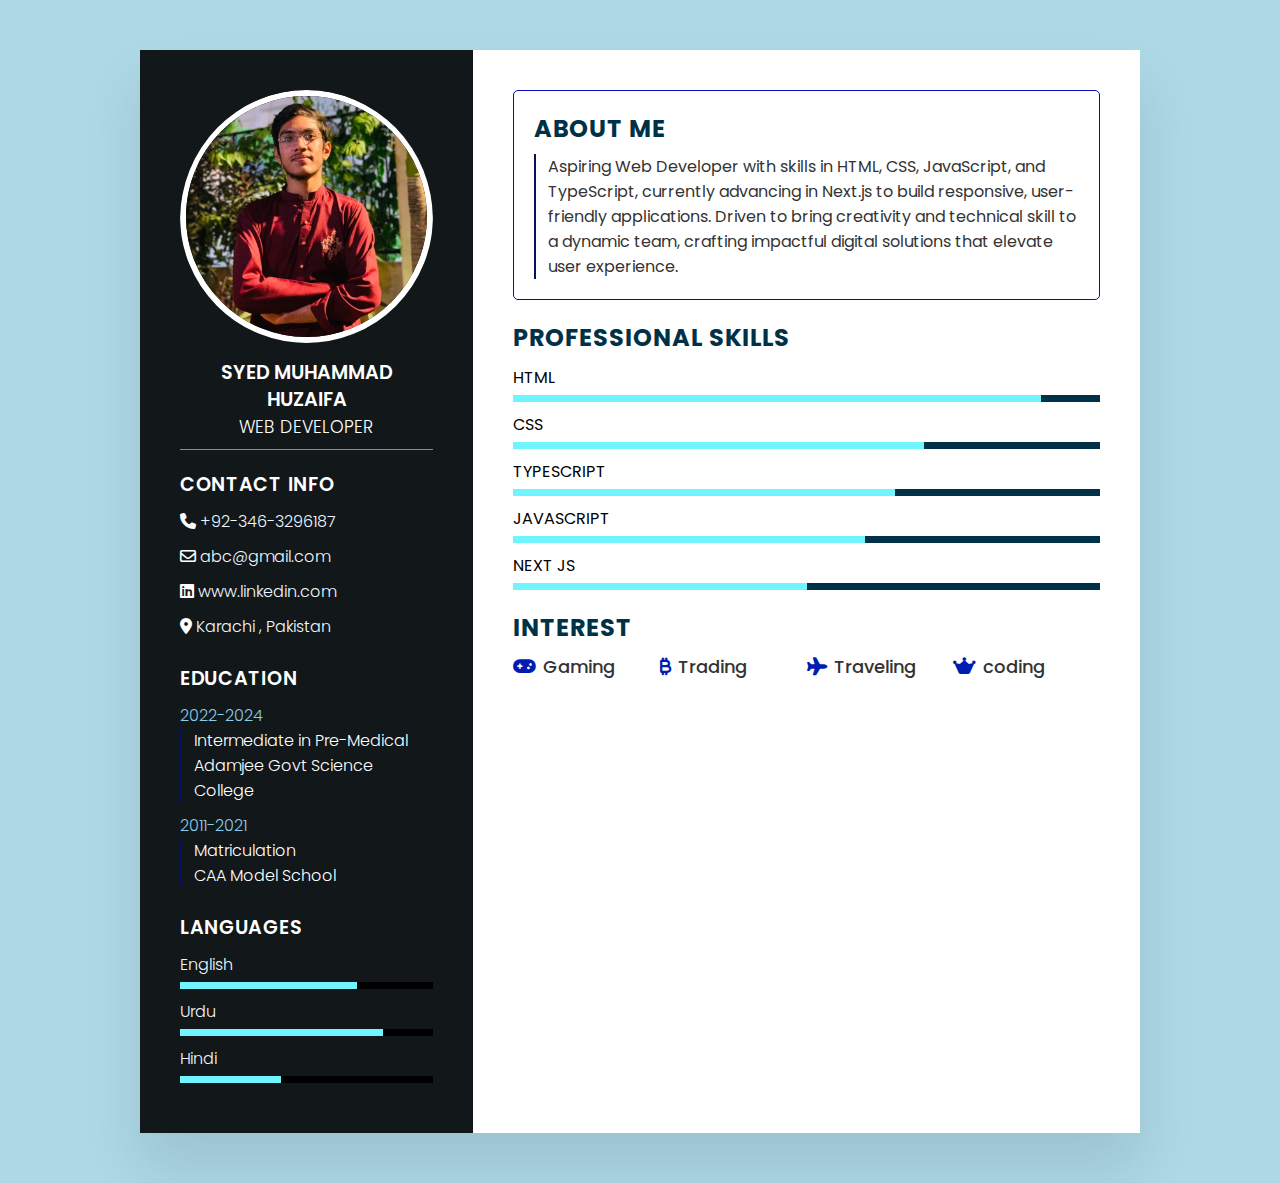
<file: Milestone 1-2/index.html>
<!DOCTYPE html>
<html lang="en">
  <head>
    <meta charset="UTF-8" />
    <meta name="viewport" content="width=device-width, initial-scale=1.0" />
    <title>Static Resume</title>
    <link
      rel="stylesheet"
      href="https://cdnjs.cloudflare.com/ajax/libs/font-awesome/6.6.0/css/all.min.css"
    />
    <link rel="stylesheet" href="style.css" />
  </head>
  <body>
    <div class="main">
      <div class="left-section">
        <div class="profiletext">
          <div class="imgbx">
            <img
              src="img/profile.jpg.webp"
              alt="profilepic"
              width="200px"
              height="200px"
            />
          </div>
          <div style="padding-bottom: 8px">
            <h2>Syed muhammad Huzaifa <br /><span>WEB DEVELOPER</span></h2>
          </div>
        </div>
        <div class="contactInfo">
          <h3 class="title">Contact Info</h3>
          <ul>
            <li>
              <span class="icon"
                ><i class="fa-solid fa-phone" style="color: #ffffff"></i
              ></span>
              <span class="text">+92-346-3296187</span>
            </li>
            <li>
              <span class="icon"
                ><i class="fa-regular fa-envelope" style="color: #ffffff"></i
              ></span>
              <span class="text">abc@gmail.com</span>
            </li>
            <li>
              <span class="icon"
                ><i class="fa-brands fa-linkedin" style="color: #ffffff"></i
              ></span>
              <span class="text">www.linkedin.com</span>
            </li>
            <li>
              <span class="icon"
                ><i class="fa-solid fa-location-dot" style="color: #ffffff"></i
              ></span>
              <span class="text">Karachi , Pakistan</span>
            </li>
          </ul>
        </div>
        <div class="education">
          <h3 class="title">Education</h3>
          <ul>
            <li>
              <span class="year" style="color: skyblue">2022-2024</span>
              <p style="color: #fff;">Intermediate in Pre-Medical Adamjee Govt Science College</p>
            </li>

            <li>
              <span class="year" style="color: skyblue">2011-2021</span>
              <p style="color: #fff;">
                Matriculation <br />
                CAA Model School
              </p>
            </li>
          </ul>
        </div>
        <div class="languages">
          <h3 class="title">Languages</h3>
          <ul>
            <li>
              <span class="text">English</span>
              <span class="percent">
                <div style="width: 70%"></div>
              </span>
            </li>
            <li>
              <span class="text">Urdu</span>
              <span class="percent"><div style="width: 80%"></div> </span>
            </li>
            <li>
              <span class="text">Hindi</span>
              <span class="percent">
                <div style="width: 40%"></div>
              </span>
            </li>
          </ul>
        </div>
      </div>
      <div class="right-section">
        <div class="about">
            <h2 class="title2">About me</h2>
            <p>
             Aspiring Web Developer with skills in HTML, CSS, JavaScript, and
             TypeScript, currently advancing in Next.js to build responsive,
             user-friendly applications. Driven to bring creativity and technical
             skill to a dynamic team, crafting impactful digital solutions that
             elevate user experience.
            </p>
        </div>
        <div class="skills">
            <h2 class="title2">Professional Skills</h2>
            <ul>
                <li>
                    <span class="text">Html</span>
                    <span class="percent"><div style="width: 90%"></div></span>
                  </li>

                  <li>
                    <span class="text">css</span>
                    <span class="percent"><div style="width: 70%"></div> </span>
                  </li>

                  <li>
                    <span class="text">typescript</span>
                    <span class="percent"><div style="width: 65%"></div> </span>
                  </li>

                  <li>
                    <span class="text">javascript</span>
                    <span class="percent"><div style="width: 60%"></div> </span>
                  </li>

                  <li>
                    <span class="text">next js</span>
                    <span class="percent"><div style="width: 50%"></div> </span>
                  </li>
            </ul>
            </div>
            <div class="interest">
              <h2 class="title2">interest</h2>
              <ul>
                <li>
                  <span class="icon2"><i class="fa-solid fa-gamepad"></i></span>
                  <span class="interesttext">Gaming</span>
                </li>

                <li>
                  <span class="icon2"><i class="fa-solid fa-bitcoin-sign"></i></span>
                  <span class="interesttext">Trading</span>
                </li>

                <li>
                  <span class="icon2"><i class="fa-solid fa-plane"></i></span>
                  <span class="interesttext">Traveling</span>
                </li>

                <li>
                  <span class="icon2"><i class="fa-solid fa-web-awesome"></i></span>
                  <span class="interesttext">coding</span>
                </li>
              </ul>
            </div>
      </div>
      </div>
    </div>
  </body>
</html>
</file>
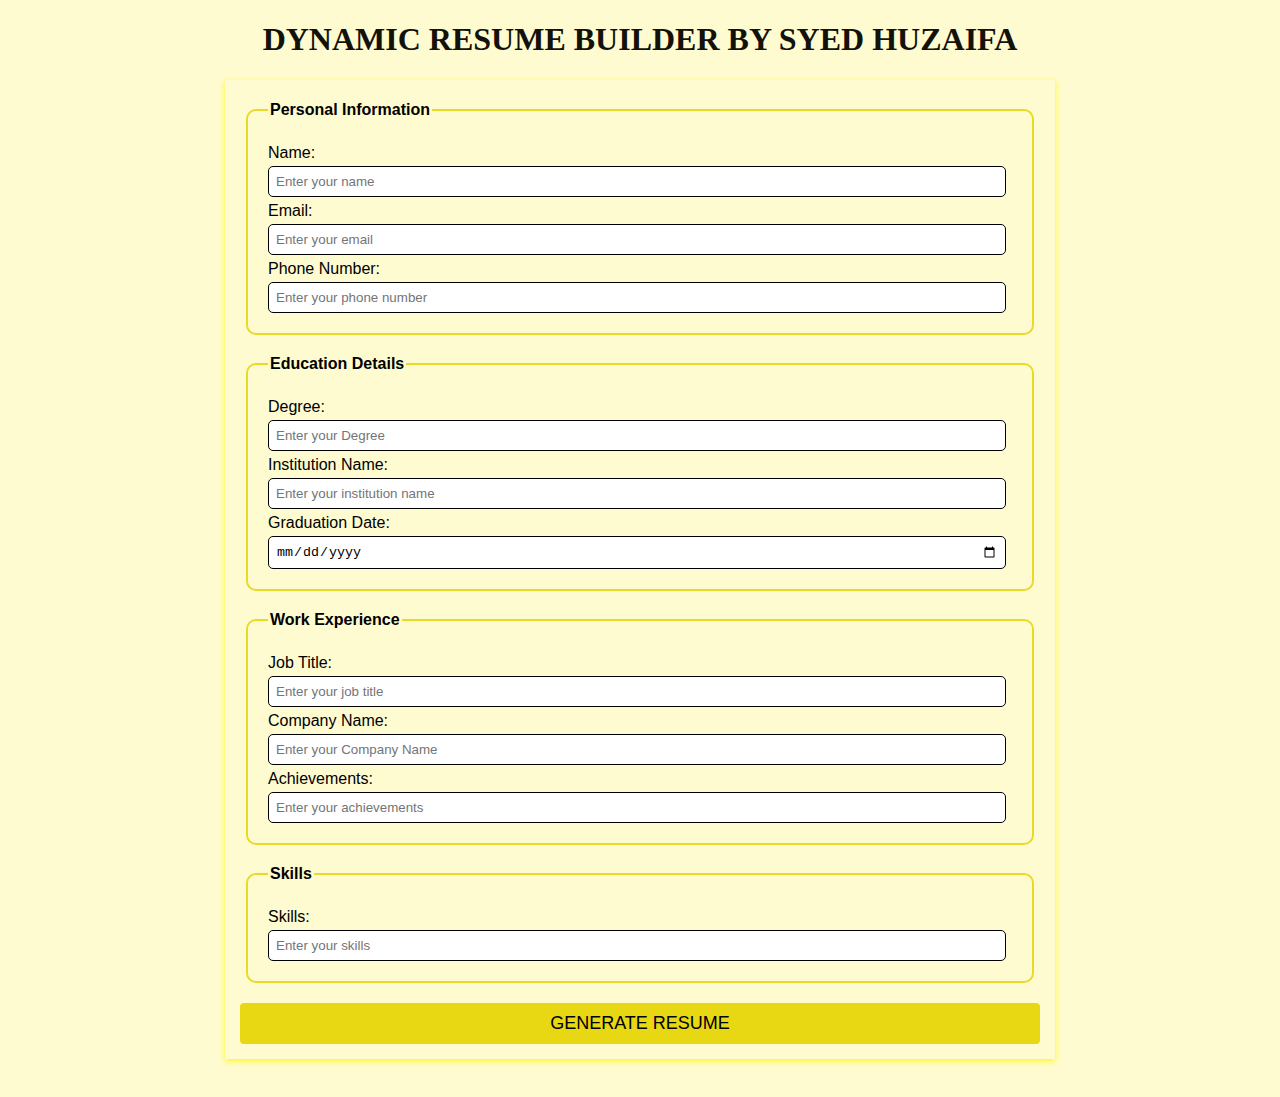
<file: Milestone 3/index.html>
<!DOCTYPE html>
<html lang="en">
<head>
    <meta charset="UTF-8">
    <meta name="viewport" content="width=device-width, initial-scale=1.0">
    <title>Dynamic Resume Builder</title>
    <link rel= "stylesheet" href= "style.css" >
</head>
<body>
   <header>
    <h1>
        Dynamic Resume Builder By Syed Huzaifa
    </h1>
   </header> 
   <form id="resume-form">
   <!-- PERSONAL INFORMATION -->
   <fieldset>
    <legend>
        Personal Information
    </legend>
    <label for="Name">Name:</label>
    <input type="text" id="name" name="Name" placeholder="Enter your name" required><br>
    <label for="Email">Email:</label>
    <input type="Email" id="email" name="Email" placeholder="Enter your email" required><br>
    <label for="Phone number">Phone Number:</label>
    <input type="Phone number" id="phone number" name="Phone number" placeholder="Enter your phone number" required><br>
   </fieldset> 

   <!-- EDUCATION DEATILS -->
    <fieldset>
        <legend>
            Education Details
        </legend>
        <label for="Degree">Degree:</label>
        <input type="text" id="degree" name="Degree" placeholder="Enter your Degree" required><br>
        <label for="Institution Name">Institution Name:</label>
        <input type="text" id="institution name" name="Institution Name" placeholder="Enter your institution name" required><br>
        <label for="Graduation Date">Graduation Date:</label>
        <input type="date" id="graduation date" name="Graduation Date" placeholder="Expected graduation date" required><br>
    </fieldset>

    <!-- WORK EXPERIENCE -->
     <fieldset>
        <legend>
            Work Experience
        </legend>
        <label for="Job Title">Job Title:</label>
        <input type="text" id="job title" name="Job Title" placeholder="Enter your job title" required><br>
        <label for="Company Name">Company Name:</label>
        <input type="text" id="company name" name="Company Name" placeholder="Enter your Company Name" required><br>
        <label for="Achievements">Achievements:</label>
        <input type="text" id="achievements" name="Achievements" placeholder="Enter your achievements" required><br>
     </fieldset>

     <!-- SKILLS -->
      <fieldset>
        <legend>
            Skills
        </legend>
        <label for="Skills">Skills:</label>
        <input type="text" id="skills" name="Skills" placeholder="Enter your skills" required><br>
      </fieldset>

      <!-- GENERATE RESUME -->
       <button type="submit">Generate Resume</button>
      </form>
      <br>
      <!-- DYNAMIC RESUME -->
       <div id="resume-output">
      <!-- RESUME WILL BE GENERATED BELOW -->
       </div>

        <script src="script.js"></script>
</body>
</html>
</file>
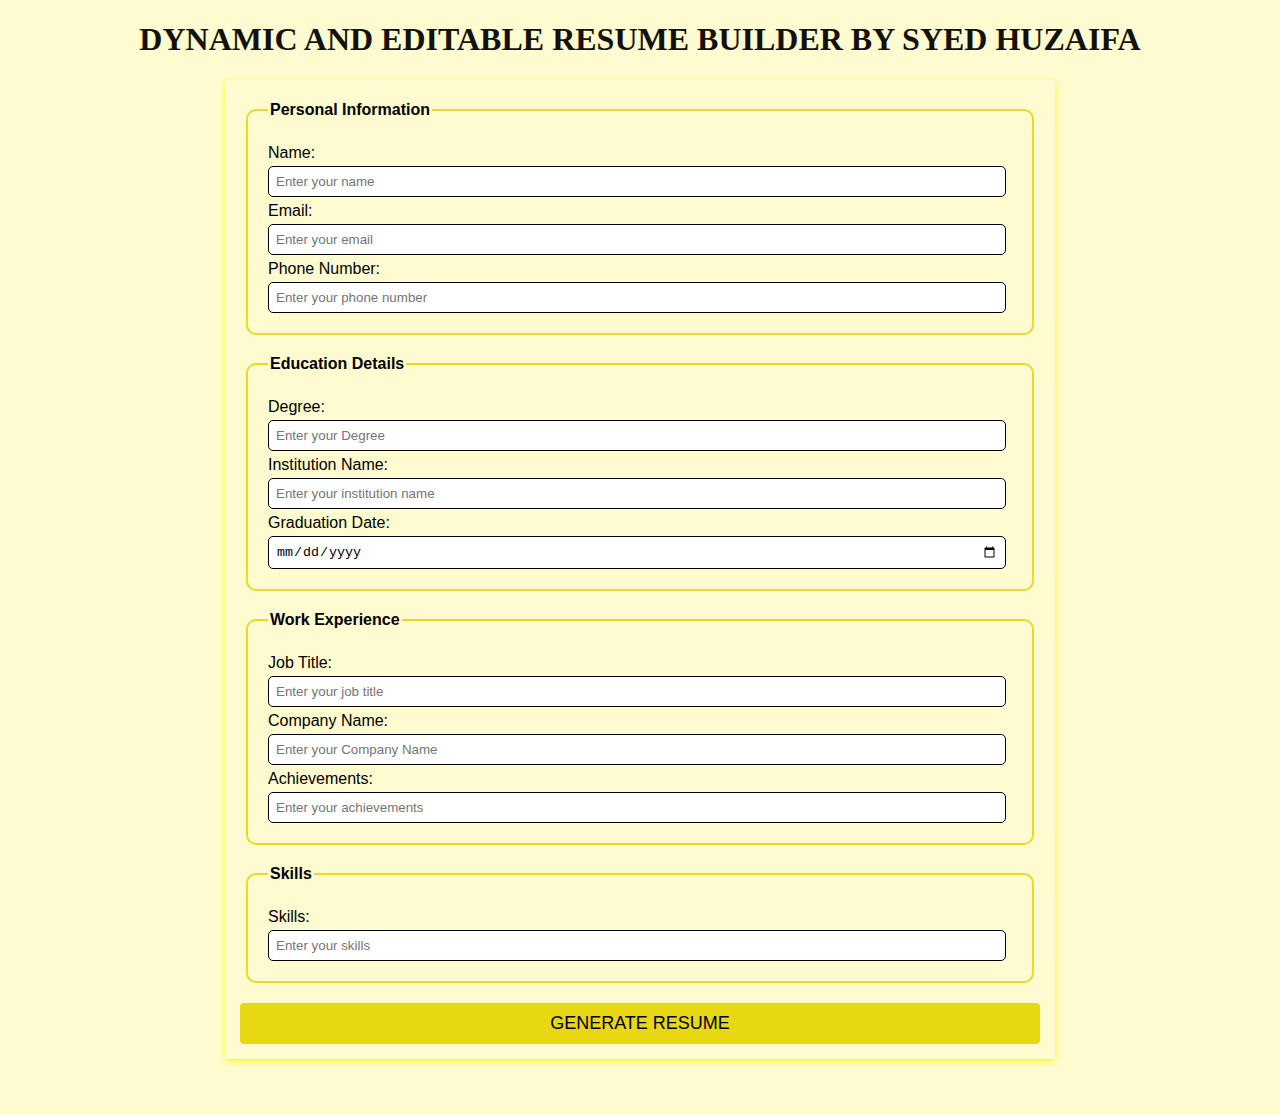
<file: Milestone 4/index.html>
<!DOCTYPE html>
<html lang="en">
<head>
    <meta charset="UTF-8">
    <meta name="viewport" content="width=device-width, initial-scale=1.0">
    <title>Editable Resume Builder</title>
    <link rel= "stylesheet" href= "style.css" >
</head>
<body>
   <header>
    <h1>
        Dynamic And Editable Resume Builder By Syed Huzaifa
    </h1>
   </header> 
   <form id="resume-form">
   <!-- PERSONAL INFORMATION -->
   <fieldset>
    <legend>
        Personal Information
    </legend>
    <label for="Name">Name:</label>
    <input type="text" id="name" name="Name" placeholder="Enter your name" required><br>
    <label for="Email">Email:</label>
    <input type="Email" id="email" name="Email" placeholder="Enter your email" required><br>
    <label for="Phone number">Phone Number:</label>
    <input type="Phone number" id="phone number" name="Phone number" placeholder="Enter your phone number" required><br>
   </fieldset> 

   <!-- EDUCATION DEATILS -->
    <fieldset>
        <legend>
            Education Details
        </legend>
        <label for="Degree">Degree:</label>
        <input type="text" id="degree" name="Degree" placeholder="Enter your Degree" required><br>
        <label for="Institution Name">Institution Name:</label>
        <input type="text" id="institution name" name="Institution Name" placeholder="Enter your institution name" required><br>
        <label for="Graduation Date">Graduation Date:</label>
        <input type="date" id="graduation date" name="Graduation Date" placeholder="Expected graduation date" required><br>
    </fieldset>

    <!-- WORK EXPERIENCE -->
     <fieldset>
        <legend>
            Work Experience
        </legend>
        <label for="Job Title">Job Title:</label>
        <input type="text" id="job title" name="Job Title" placeholder="Enter your job title" required><br>
        <label for="Company Name">Company Name:</label>
        <input type="text" id="company name" name="Company Name" placeholder="Enter your Company Name" required><br>
        <label for="Achievements">Achievements:</label>
        <input type="text" id="achievements" name="Achievements" placeholder="Enter your achievements" required><br>
     </fieldset>

     <!-- SKILLS -->
      <fieldset>
        <legend>
            Skills
        </legend>
        <label for="Skills">Skills:</label>
        <input type="text" id="skills" name="Skills" placeholder="Enter your skills" required><br>
      </fieldset>

      <!-- GENERATE RESUME -->
       <button type="submit">Generate Resume</button>
      </form>
      <br>
      <!-- DYNAMIC AND EDITABLE RESUME -->
       <div id="resume-output" contenteditable="true">
      <!-- RESUME WILL BE GENERATED BELOW -->
       </div>

        <script src="script.js"></script>
</body>
</html>
</file>
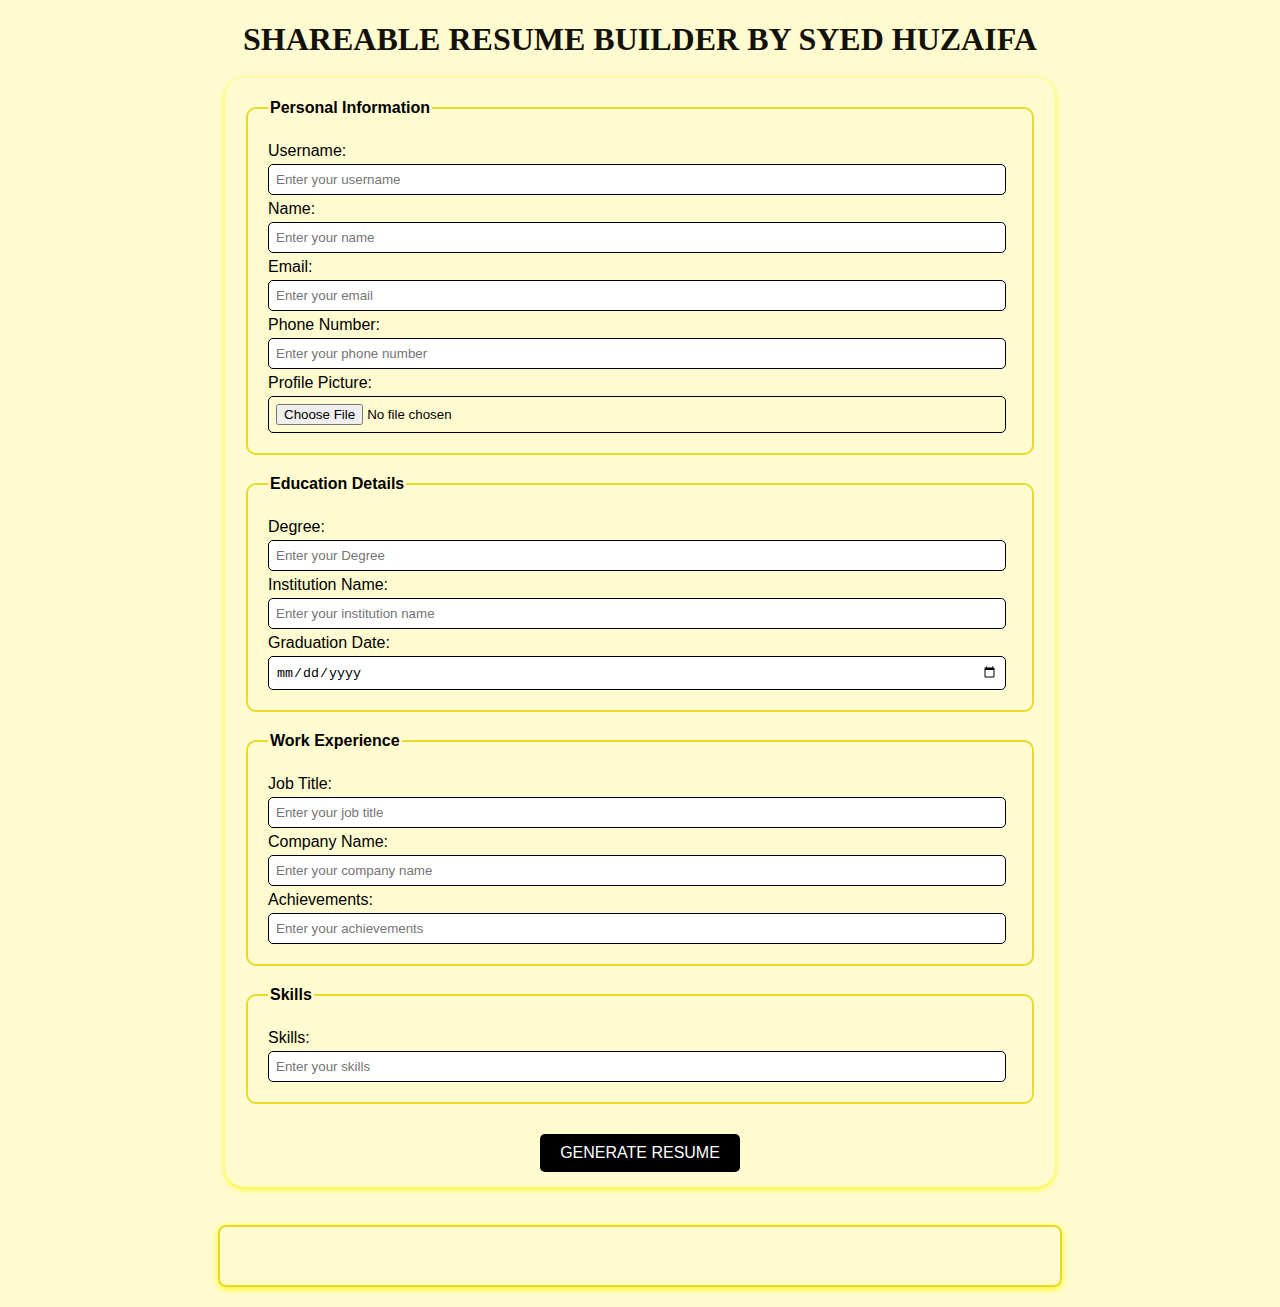
<file: Milestone 5/index.html>
<!DOCTYPE html>
<html lang="en">
<head>
    <meta charset="UTF-8">
    <meta name="viewport" content="width=device-width, initial-scale=1.0">
    <title>Shareable Resume Builder</title>
    <link rel="stylesheet" href="style.css">
</head>
<body>
    <header>
        <h1>
            Shareable Resume Builder By Syed Huzaifa
        </h1>
    </header>
    
    <form id="resume-form">
        <!-- PERSONAL INFORMATION -->
        <fieldset>
            <legend>
                Personal Information
            </legend>
            <label for="username">Username:</label>
            <input type="text" id="username" name="username" placeholder="Enter your username" required><br>
            <label for="name">Name:</label>
            <input type="text" id="name" name="name" placeholder="Enter your name" required><br>
            <label for="email">Email:</label>
            <input type="email" id="email" name="email" placeholder="Enter your email" required><br>
            <label for="phone">Phone Number:</label>
            <input type="text" id="phone" name="phone" placeholder="Enter your phone number" required><br>
            <label for="profilePicture">Profile Picture:</label>
            <input type="file" id="profilePicture" name="profilePicture" accept="image/*" placeholder="Choose file"><br>
        </fieldset>

        <!-- EDUCATION DETAILS -->
        <fieldset>
            <legend>
                Education Details
            </legend>
            <label for="degree">Degree:</label>
            <input type="text" id="degree" name="degree" placeholder="Enter your Degree" required><br>
            <label for="institution">Institution Name:</label>
            <input type="text" id="institution" name="institution" placeholder="Enter your institution name" required><br>
            <label for="graduationDate">Graduation Date:</label>
            <input type="date" id="graduationDate" name="graduationDate" placeholder="Expected graduation date" required><br>
        </fieldset>

        <!-- WORK EXPERIENCE -->
        <fieldset>
            <legend>
                Work Experience
            </legend>
            <label for="jobTitle">Job Title:</label>
            <input type="text" id="jobTitle" name="jobTitle" placeholder="Enter your job title" required><br>
            <label for="companyName">Company Name:</label>
            <input type="text" id="companyName" name="companyName" placeholder="Enter your company name" required><br>
            <label for="achievements">Achievements:</label>
            <input type="text" id="achievements" name="achievements" placeholder="Enter your achievements" required><br>
        </fieldset>

        <!-- SKILLS -->
        <fieldset>
            <legend>
                Skills
            </legend>
            <label for="skills">Skills:</label>
            <input type="text" id="skills" name="skills" placeholder="Enter your skills" required><br>
        </fieldset>

        <!-- GENERATE RESUME -->
        <div id="buttonsContainer">
            <button type="submit">Generate Resume</button>
        </div>
    </form>
    <br>

    <!-- DYNAMIC AND EDITABLE RESUME -->
    <div id="resumeOutput" contenteditable="true">
        <!-- RESUME WILL BE GENERATED BELOW -->
    </div>

   

    <script src="script.js"></script>
</body>
</html>
</file>
<file: Milestone 1-2/style.css>
@import url('https://fonts.googleapis.com/css2?family=Poppins:ital,wght@0,100;0,200;0,300;0,400;0,500;0,600;0,700;0,800;0,900;1,100;1,200;1,300;1,400;1,500;1,600;1,700;1,800;1,900&display=swap');

*{
    margin: 0;
    padding: 0;
    box-sizing: border-box;
    font-family: Poppins,sans-serif;
}

body{
    background-color: lightblue;
    display: flex;
    align-items: center;
    justify-content: center;
    min-height: 100vh;
    
}

.main{
    position: relative;
    width: 100%;
    max-width: 1000px;
    min-height: 1000px;
    background: #fff;
    margin: 50px;
    display: grid;
    grid-template-columns: 1fr 2fr;
    box-shadow: 0 35px 55px rgb(0,0,0,0.1);

}

.main .left-section{
    position: relative;
    background: #12171a;
    padding: 40px;
}

.profiletext{
    position: relative;
    display: flex;
    flex-direction: column;
    align-items: center;
    justify-content: center;
    border-bottom: 1px solid rgba(255, 255, 255, 0.5);
}

.profiletext .imgbx{
    position: relative;
    border-radius: 50%;
    overflow: hidden;
    box-shadow: 2px solid #fff;
}

.profiletext .imgbx img{
    top: 0;
    left: 0;
    right: 0;
    width: 100%;
    height: 100%;
    object-fit: cover;
    border: 6px solid rgb(255, 255, 255);
    border-radius: 50%;
}

.profiletext h2{
    font-size: 1.2em;
    color: #fff;
    text-transform: uppercase;
    margin-top: 10px;
    text-align: center;
    font-weight: 600;
    line-height: 1.4em;
}

.profiletext h2 span{
    font-weight:300;
    font-size: 0.9em;
}

.contactInfo{
    padding-top: 20px;
}

.title{
    color: #fff;
    font-weight: 600;
    font-size: 1.2em;
    text-transform: uppercase;
    letter-spacing: 0.7px;
}

.contactInfo ul{
    position: relative;
}

.contactInfo ul li{
    list-style: none;
    margin: 10px 0;
    color: aliceblue;
    cursor: pointer;
    position: relative;
    font-weight: 300;

}

.contactInfo ul li .icon{
    display:inline-block;
}

.education{
    padding-top: 15px;
}

.education ul{
    position: relative;
}

.education ul li{
    list-style: none;
    margin: 10px 0;
    color: aliceblue;
    cursor: pointer;
    position: relative;
    font-weight: 300;
}

.languages{
    padding-top: 15px; 
}

.languages ul li{
    list-style: none;
    margin: 10px 0;
    color: aliceblue;
    cursor: pointer;
    position: relative;
    font-weight: 300;
}

.languages ul li .percent{
    width: 100%;
    height: 7px;
    display: block;
    background-color: rgb(0, 0, 0);
    position: relative;
    margin-top: 5px;
}

.languages .percent div{
    top: 0;
    left: 0;
    height: 100%;
    background: #70f5ff;
    position: absolute;
}

.main .right-section{
    position: relative;
    background: #ffffff;
    padding: 40px ;

}

.about{
    margin-bottom: 20px;
    border: 1px solid rgb(8, 11, 181);
    padding: 20px;
    border-radius: 5px;
}

.title2{
    color: #003147;
    text-transform: uppercase;
    letter-spacing: 1px;
    margin-bottom: 8px;
}

p{
    color: #333;
    border-left: 2px solid #031361;
    padding-left: 12px;
}

.right-section .about p::before {
    content: "";
    position: absolute;
    left: 0;
    top: 4px;
    bottom: 5px;
    width: 2px;
}

.skills ul li{
    list-style: none;
    position: relative;
    margin-top: 10px;
    font-weight: 400;
    text-transform: uppercase;
}

.skills ul li .percent{
    width: 100%;
    height: 7px;
    background-color: #003147;
    display: block;
    margin-top: 5px;
}

.skills .percent div{
    top: 0;
    left: 0;
    height: 7px;
    background: #70f5ff;
    position: relative;
}

.interest{
    margin-top: 20px;
}

.interest ul{
    display: grid;
    grid-template-columns: repeat(4,1fr);
}

.interest ul li{
    list-style: none;
    color: #333;
    font-weight: 500;
    font-size: 18px;
    
}

.interest ul li .icon2 {
    color: #001db1;
    margin-right: 2px;
}

@media (max-width: 1000px)
{
    .main{
        margin: 10px;
        grid-template-columns: repeat(1,1fr);
    }

    .interest ul{
        grid-template-columns: repeat(2,1fr);
    }

    .interest ul li{
        margin-bottom: 20px;
    }
}

@media (max-width: 1000px)
{
    .interest ul{
        grid-template-columns: repeat(1,1fr);
    }
}
</file>
<file: Milestone 3/style.css>
body{
    font-family: Arial, Helvetica, sans-serif;
    margin: 20px;
    padding: 0%;
    background-color: #fffbd0;
}

h1{
    color: #13120a;
    font-family: 'Times New Roman', Times, serif;
    text-align: center;
    text-transform: uppercase;
    text-decoration: dashed rgb(135, 8, 8);
}


form{
    max-width: 800px;
    margin: auto;
    background-color: #fffbd0;
    border: radius 20px;
    box-shadow: 0px 2px 6px rgb(255, 247, 13);
    padding: 15px;
}

fieldset{
    border: 2px solid ;
    border-color: #eada25;
    padding: 20px;
    margin: 6px;
    border-radius: 10px;
    margin-bottom: 20px;
    background-color: #fffbd0;
}

legend{
    font-weight: bold;
    text-align: left;
}

label{
    display: block;
    margin-top: 5px;
}

input{
    width: calc(100% - 6px);
    padding: 7px;
    margin-top: 4px;
    border: 1px solid;
    border-radius: 5px;
    box-sizing: border-box;
}

button{
    display: block;
    width:100%;
    padding: 10px;
    margin-top: 10px;
    cursor: pointer;
    border-radius: 4px;
    border:none;
    color: rgb(0, 0, 0);
    font-family: Verdana, Geneva, Tahoma, sans-serif;
    font-size: 18px;
    background-color: #e8d713;
    font-family: 'Franklin Gothic Medium', 'Arial Narrow', Arial, sans-serif;
    text-transform: uppercase;  
}

 button:hover{
color: rgb(241, 243, 236);
 }

 #resumeOutput {
    max-width: 800px;
    margin: 20px auto; /* This will center the resume output */
    padding: 20px;
    border: 2px solid #eada25;
    border-radius: 8px;
    background-color: #fffbd0;
    box-shadow: 0px 2px 6px rgb(255, 247, 13);
    text-align: left; /* Left-align resume content */
    display: block;
    overflow: hidden; /* Prevents content from overflowing */
}
</file>
<file: Milestone 4/style.css>
body{
    font-family: Arial, Helvetica, sans-serif;
    margin: 20px;
    padding: 0%;
    background-color: #fffbd0;
}

h1{
    color: #13120a;
    font-family: 'Times New Roman', Times, serif;
    text-align: center;
    text-transform: uppercase;
    text-decoration: dashed rgb(135, 8, 8);
}


form{
    max-width: 800px;
    margin: auto;
    background-color: #fffbd0;
    border: radius 20px;
    box-shadow: 0px 2px 6px rgb(255, 247, 13);
    padding: 15px;
}

fieldset{
    border: 2px solid ;
    border-color: #eada25;
    padding: 20px;
    margin: 6px;
    border-radius: 10px;
    margin-bottom: 20px;
    background-color: #fffbd0;
}

legend{
    font-weight: bold;
    text-align: left;
}

label{
    display: block;
    margin-top: 5px;
}

input{
    width: calc(100% - 6px);
    padding: 7px;
    margin-top: 4px;
    border: 1px solid;
    border-radius: 5px;
    box-sizing: border-box;
}

button{
    display: block;
    width:100%;
    padding: 10px;
    margin-top: 10px;
    cursor: pointer;
    border-radius: 4px;
    border:none;
    color: rgb(0, 0, 0);
    font-family: Verdana, Geneva, Tahoma, sans-serif;
    font-size: 18px;
    background-color: #e8d713;
    font-family: 'Franklin Gothic Medium', 'Arial Narrow', Arial, sans-serif;
    text-transform: uppercase;  
}

 button:hover{
color: rgb(241, 243, 236);
 }

 #resumeOutput {
    max-width: 800px;
    margin: 20px auto; /* This will center the resume output */
    padding: 20px;
    border: 2px solid #eada25;
    border-radius: 8px;
    background-color: #fffbd0;
    box-shadow: 0px 2px 6px rgb(255, 247, 13);
    text-align: left; /* Left-align resume content */
    display: block;
    overflow: hidden; /* Prevents content from overflowing */
}
</file>
<file: Milestone 5/style.css>
body {
    font-family: Arial, Helvetica, sans-serif;
    margin: 20px;
    padding: 0;
    background-color: #fffbd0;
}

h1 {
    color: #13120a;
    font-family: 'Times New Roman', Times, serif;
    text-align: center;
    text-transform: uppercase;
    text-decoration: dashed rgb(135, 8, 8);
    margin-bottom: 20px;
}

form {
    max-width: 800px;
    margin: auto;
    background-color: #fffbd0;
    border-radius: 20px;
    box-shadow: 0px 2px 6px rgb(255, 247, 13);
    padding: 15px;
}

fieldset {
    border: 2px solid #eada25;
    padding: 20px;
    margin: 6px;
    border-radius: 10px;
    margin-bottom: 20px;
    background-color: #fffbd0;
}

legend {
    font-weight: bold;
    text-align: left;
}

label {
    display: block;
    margin-top: 5px;
}

input {
    width: calc(100% - 6px);
    padding: 7px;
    margin-top: 4px;
    border: 1px solid;
    border-radius: 5px;
    box-sizing: border-box;
}

button {
    display: block;
    width: 100%;
    padding: 10px;
    margin-top: 10px;
    cursor: pointer;
    border-radius: 4px;
    border: none;
    color: rgb(0, 0, 0);
    font-family: Verdana, Geneva, Tahoma, sans-serif;
    font-size: 18px;
    background-color: #e8d713;
    font-family: 'Franklin Gothic Medium', 'Arial Narrow', Arial, sans-serif;
    text-transform: uppercase;
}

button:hover {
    color: rgb(241, 243, 236);
}

#resumeOutput {
    max-width: 800px;
    margin: 20px auto; /* This will center the resume output */
    padding: 20px;
    border: 2px solid #eada25;
    border-radius: 8px;
    background-color: #fffbd0;
    box-shadow: 0px 2px 6px rgb(255, 247, 13);
    text-align: left; /* Left-align resume content */
    display: block;
    overflow: hidden; /* Prevents content from overflowing */
}

.profilepicture{
    display: block;
    margin: 0 auto;
    border: 3px solid #eada25; 
    box-shadow: 0px 2px 6px rgb(255, 247, 13);
    border-radius: 50%; /* Circular shape ke liye */
    width: 150px; 
    height: 150px; 
    object-fit: cover; /* Image ko fit karne ke liye */
    margin-bottom: 20px; 
}



/* Responsive Design */
@media (max-width: 768px) {
    form {
        padding: 10px;
    }

    #resume-output {
        max-width: 100%;
        padding: 15px;
    }

    button {
        font-size: 16px;
    }

    h1 {
        font-size: 24px;
    }
}

/* Button styling */
#buttonsContainer {
    display: flex;
    justify-content: center;
    gap: 10px;
}

button {
    width: auto;
    padding: 10px 20px;
    cursor: pointer;
    font-size: 16px;
    background-color: #000000;
    color: white;
    border-radius: 5px;
}

button:hover {
    background-color: #000000;
}
</file>
